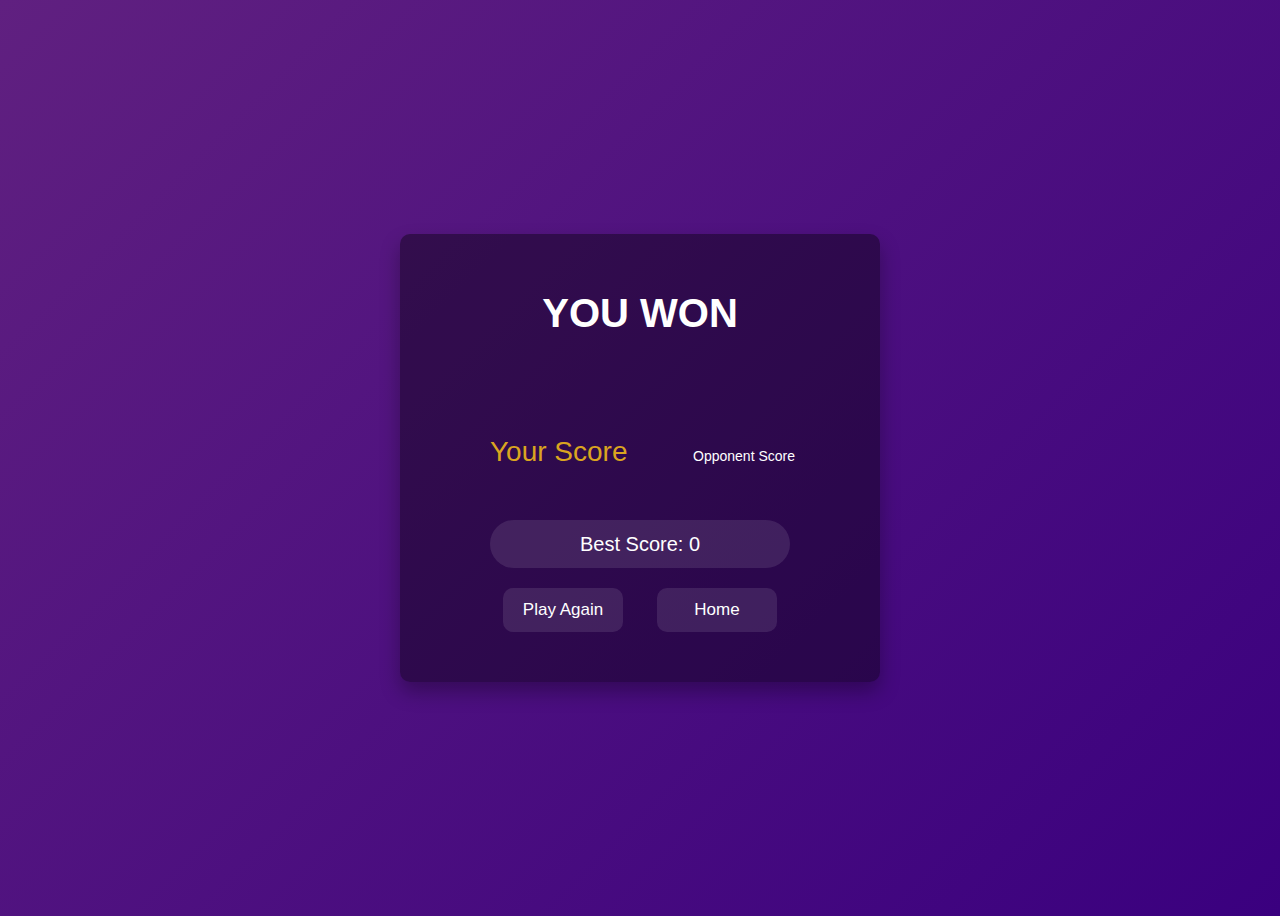
<file: gameover/index.html>
<!DOCTYPE html>
<html lang="en">
<head>
  <meta charset="UTF-8">
  <meta name="viewport" content="width=device-width, initial-scale=1.0">
  <title>Winner</title>
  <link rel="stylesheet" href="styles.css">
</head>
<body>

  <div class="game-over-card">

    <!-- Title: Game Over -->
    <h1 class="winnertext" id="winnerMessage">YOU WON</h1>

    <!-- Score Display -->
    <div class="score-wrap">
     <div class="winner-score">
      <p>Your Score</p>
      <h1 id="winnerscore"></h1>
     </div>
     <div class="loser-score">
      <p class="">Opponent Score</p>
      <h1 id="loserScore" ></h1>
     </div>
    </div>

    <!-- best score -->
    <div class="btn-bestscore">
      <p id="bestScoreValue"></p>
    </div>

    <!-- Play Again Button -->
    <div class="btn-wrap">
      <a href="/gameplay/index.html" class="play-button">
        Play Again
      </a>
      <a href="/index.html" class="play-button">
        Home
      </a>
    </div>
  </div>

  <script src="script.js"></script>

</body>
</html>
</file>
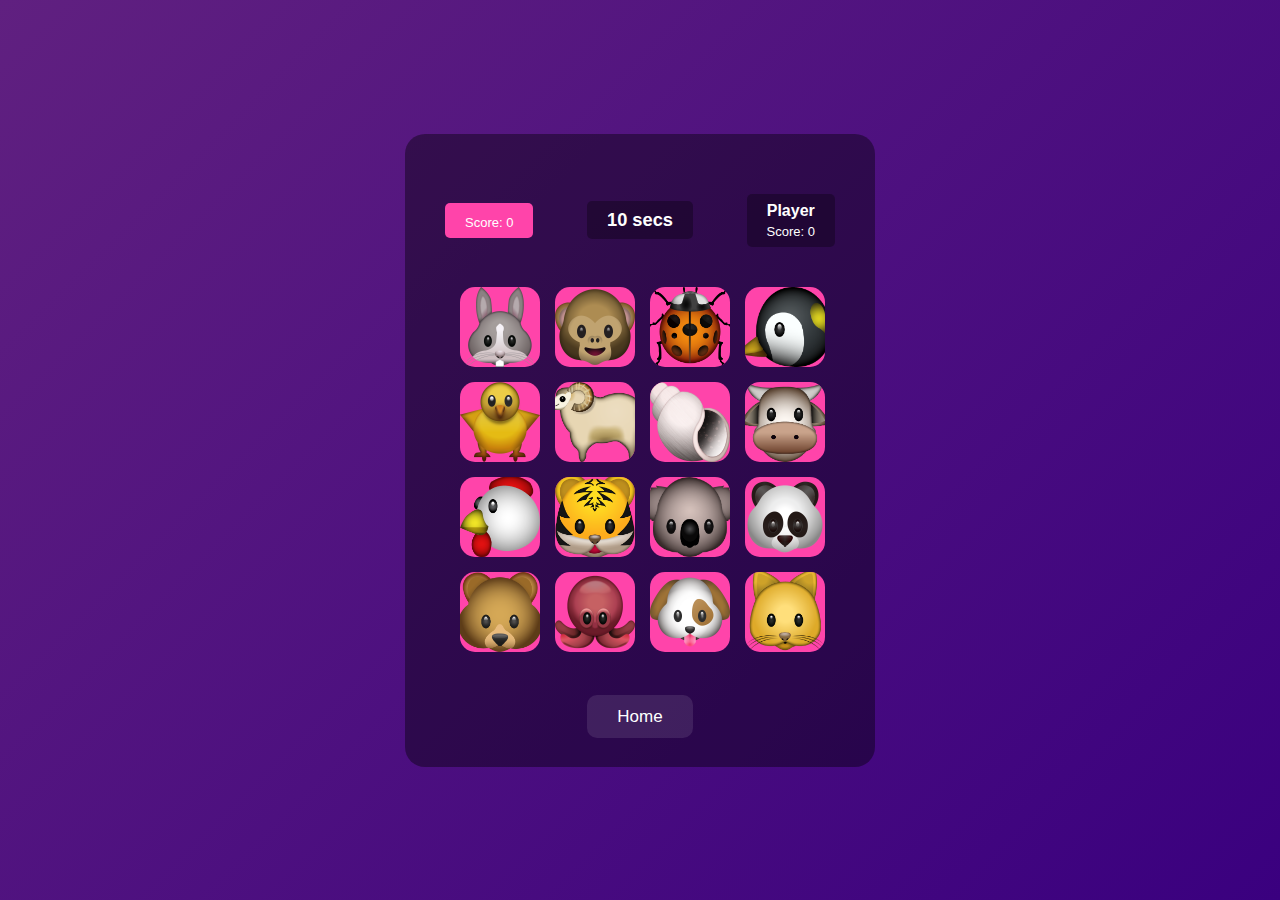
<file: gameplay/index.html>
<!DOCTYPE html>
<html lang="en">
<head>
    <meta charset="UTF-8">
    <meta name="viewport" content="width=device-width, initial-scale=1.0">
    <link rel="stylesheet" href="styles.css">
    <title>game Play</title>
</head>
<body>
    <div class="container">

    <!-- username and timer -->
    <div class="user-timer">
        <div class="main-player user-wrap">
            <h4 id="user-fullName"></h4>
            <p>Score: 0</p>
        </div>
        <div class="timer-wrap user-wrap">
            <h5 id="timer">10 secs</h5>
        </div>
        <div class="opponent user-wrap">
            <h4 id="opponentName"></h4>
            <p>Score: 0</p>
        </div>
    </div>

     <!-- game box -->
        <div class="box-container">
            <div class="box"></div>
            <div class="box"></div>
            <div class="box"></div>
            <div class="box"></div>
            <div class="box"></div>
            <div class="box"></div>
            <div class="box"></div>
            <div class="box"></div>
            <div class="box"></div>
            <div class="box"></div>
            <div class="box"></div>
            <div class="box"></div>
            <div class="box"></div>
            <div class="box"></div>
            <div class="box"></div>
            <div class="box"></div>
        </div>

        <a href="/index.html" class="play-button">
            Home
          </a>
    </div>

    <script src="script.js" ></script>
</body>
</html>
</file>
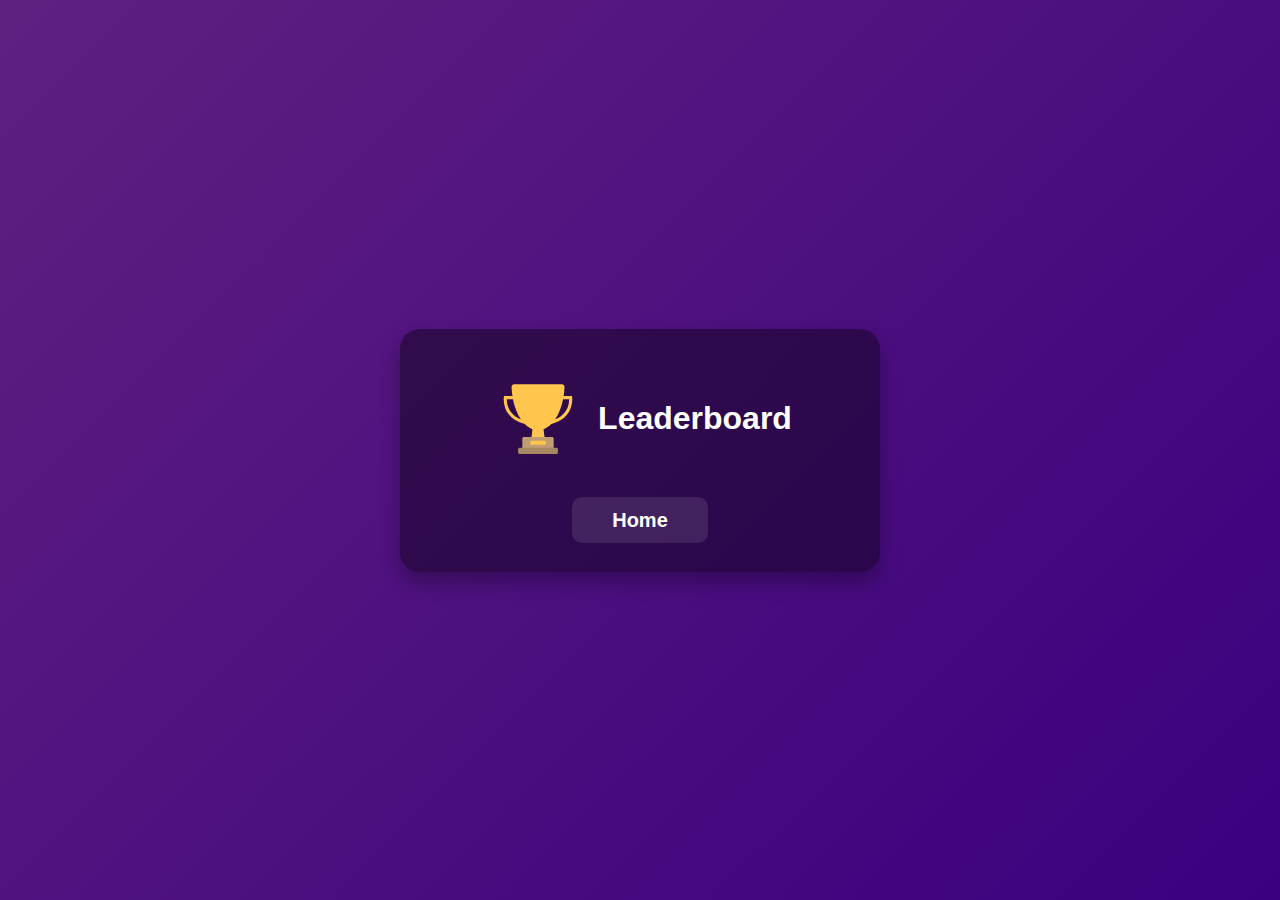
<file: highscore/index.html>
<!DOCTYPE html>
<html lang="en">
<head>
    <meta charset="UTF-8">
    <meta name="viewport" content="width=device-width, initial-scale=1.0">
    <title>Leaderboard</title>
    <link rel="stylesheet" href="styles.css">
</head>
<body>

    <section class="leaderboard">
        <header class="leaderboard-header">
            <img src="/public/asset/trophy1.svg" alt="Trophy" class="leaderboard-icon">
            <h1>Leaderboard</h1>
        </header>

        <ul class="leaderboard-list" id="leaderboard-list"></ul>

        <div class="home-btn">
             <a href="/index.html">Home</a>
        </div>
    </section>

    <script>
        // ..function to display all the highscores of all users
        const displayHighScores = () =>{
            // retrieve all users first from local storage
            const users = JSON.parse(localStorage.getItem("users")) || []
            console.log(users)

            // the highscore container element
            const highscoreList = document.getElementById("leaderboard-list")

            // check if there are users stored in localStorage
            if(users.length > 0){
                highscoreList.innerHTML = "";

                //sort users by highscore in descending order
                users.sort((a, b) => b.highScore - a.highScore)

                // display user by their highscore
                users.forEach(element => {
                    const listItem = document.createElement("li")
                    listItem.classList.add("leaderboard-item")
                    listItem.innerHTML = `
                    <div class="player-info">
                    <span class="player-name">${element.fullName}</span>
                </div>
                <div class="player-score">
                    <span class="score-value">${element.highScore}</span>
                    <img src="/public/asset/star.svg" alt="Star Icon" class="score-icon">
                </div>
                    `
                highscoreList.appendChild(listItem)
                });
            }
        }

        window.onload = displayHighScores
    </script>
</body>
</html>
</file>
<file: gameover/styles.css>
body{
    display: flex;
    height: 100vh;
    font-family: 'Arial', sans-serif;
    justify-content: center;
    align-items: center;
    background: linear-gradient(135deg, #602080, #3a007f);
    color: white;
}

.game-over-card {
    background-color: rgba(0, 0, 0, 0.4);
    border-radius: 10px;
    box-shadow:0 10px 20px rgba(0, 0, 0, 0.3);
    width: 400px;
    padding: 30px 40px;
    text-align: center;
    margin: 0 auto;
  }

  .winnertext{
    font-size: 40px;
    font-weight: bold;
    margin-bottom: 80px;
  }
  .score-wrap{
    display: flex;
    align-items: center;
    justify-content: space-between;
    position: relative;
    margin: 10px 5px 5px 5px;
  }
  .winner-score{
    color: goldenrod;
    margin-left: 45px;
  }
  .winner-score p{
    font-size: 28px;
    font-weight: 500;
    line-height: 16px;
  }
  .winner-score h1{
    font-size: 60px;
    line-height: 30px;
    font-weight: 600;
  }
  .loser-score{
    margin-right: 40px;
  }
  .loser-score p{
    font-size: 14px;
    font-weight: 500;
    line-height: 10px;
  }
  .loser-score h1{
    font-size: 28px;
    line-height: 16px;
    font-weight: 600;
  }
  .btn-wrap{
    display: flex;
    align-items: center;
    justify-content: center;
    margin: 20px 0;
    gap: 34px;
  }

  .play-button{
    color: white;
    padding: 12px 0px;
    width: 120px;
    border-radius: 10px;
    font-size: 17px;
    font-weight: 500;
    background-color: rgba(255, 255, 255, 0.1);
    text-decoration: none;
  }
  .btn-bestscore{
    color: white;
    border-radius: 24px;
    width: 300px;
    margin: 0 auto;
    font-size: 17px;
    font-weight: 500;
    background-color: rgba(255, 255, 255, 0.1);
    margin-bottom: 15px;
  }
  .btn-bestscore p{
    font-size: 20px;
    line-height: 12px;

    padding: 18px;
  }
</file>
<file: gameplay/styles.css>
/* General Styles */
* {
    margin: 0;
    padding: 0;
    box-sizing: border-box;
}

body {
    font-family: 'Arial', sans-serif;
    background: linear-gradient(135deg, #602080, #3a007f);
    display: flex;
    justify-content: center;
    align-items: center;
    height: 100vh;
    margin: 0 auto;
}

.container {
    text-align: center;
    color: white;
    width: 470px;
    border-radius: 20px;
    padding: 40px;
    background-color: rgba(0, 0, 0, 0.4);
    position: relative;
}

/* Profile Section */
.profile {
    position: absolute;
    top: 10px;
    right: 10px;
    display: flex;
    align-items: center;
    justify-content: space-between;
    width: 90px;
    border-radius: 50px;
    padding: 4px 8px;
    background-color: rgba(0, 0, 0, 0.3);
}

.profile-image {
    width: 20px;
    height: 20px;
    border-radius: 50%;
}

.profile-name {
    font-size: 14px;
    font-weight: 500;
}

.user-timer{
    display: flex;
    justify-content: space-between;
    align-items: center;
    margin: 20px 0px;
}
.user-wrap{
    border-radius: 5px;
    padding: 8px 20px;
    background-color: rgba(0, 0, 0, 0.3);
}
.user-wrap h4{
    margin-bottom: 4px;
}
.user-wrap p{
    font-size: 13px;
}
.timer-wrap{
    font-size: 22px;
}
.box-container{
    display: grid;
    grid-template-columns: repeat(4, 85px);
    grid-template-rows: repeat(4, 85px);
    gap: 10px;
    width: 100%;
    padding: 20px 15px;
    margin-bottom: 30px;
}
.box{
    width: 80px;
    height: 80px;
    background-color: #f4a;
    border-radius: 15px;
    display: flex;
    justify-content: center;
    align-items: center;
    color: white;
    font-weight: bold;
    font-size: 32px;
    position: relative;
}

.play-button{
    color: white;
    padding: 12px 30px;
    border-radius: 10px;
    font-size: 17px;
    font-weight: 500;
    background-color: rgba(255, 255, 255, 0.1);
    text-decoration: none;
  }

  .box img {
    width: 80px;
    height: 80px;
    border-radius: 15px;
    position: absolute;
    top: 0;
    left: 0;
    object-fit: cover;
    transition: opacity 0.3s ease;
}

.box .number {
    visibility: hidden;
    opacity: 0;
    transition: opacity 0.3s ease, visibility 0s 0.3s;
}

.box.revealed img {
    opacity: 0;
}

.box.revealed .number {
    visibility: visible;
    opacity: 1;
    transition-delay: 0s;
}
</file>
<file: highscore/styles.css>
/* General Styles */
body {
    margin: 0;
    font-family: 'Arial', sans-serif;
    background: linear-gradient(135deg, #602080, #3a007f);
    color: white;
    display: flex;
    justify-content: center;
    align-items: center;
    height: 100vh;
}

h1 {
    margin: 0;
    font-size: 32px;
    text-align: center;
}

/* Leaderboard Styles */
.leaderboard {
    background-color: rgba(0, 0, 0, 0.4);
    border-radius: 20px;
    padding: 40px;
    width: 400px;
    box-shadow: 0 10px 20px rgba(0, 0, 0, 0.3);
    text-align: center;
}

.leaderboard-header {
    display: flex;
    justify-content: center;
    align-items: center;
    margin-bottom: 20px;
}

.leaderboard-icon {
    width: 100px;
    height: 100px;
    margin-right: 10px;
}

/* Leaderboard List */
.leaderboard-list {
    list-style: none;
    padding: 0;
    margin: 0;
}

.leaderboard-item {
    background-color: rgba(255, 255, 255, 0.1);
    margin-bottom: 15px;
    padding: 20px;
    border-radius: 10px;
    display: flex;
    justify-content: space-between;
    align-items: center;
}

.player-info {
    display: flex;
    align-items: center;
}

.player-avatar {
    width: 40px;
    height: 40px;
    border-radius: 50%;
    margin-right: 10px;
}

.player-name {
    font-size: 16px;
    font-weight: bold;
}

.player-score {
    display: flex;
}

.score-value {
    font-size: 1.2rem;
    font-weight: bold;
    margin-right: 5px;
}

.score-icon {
    width: 20px;
    height: 20px;
}
.home-btn{
    margin-top: 40px;
}
.home-btn a{
    color: white;
    padding: 12px 40px;
    border-radius: 10px;
    font-size: 20px;
    font-weight: 600;
    background-color: rgba(255, 255, 255, 0.1);
    text-decoration: none;
}
</file>
